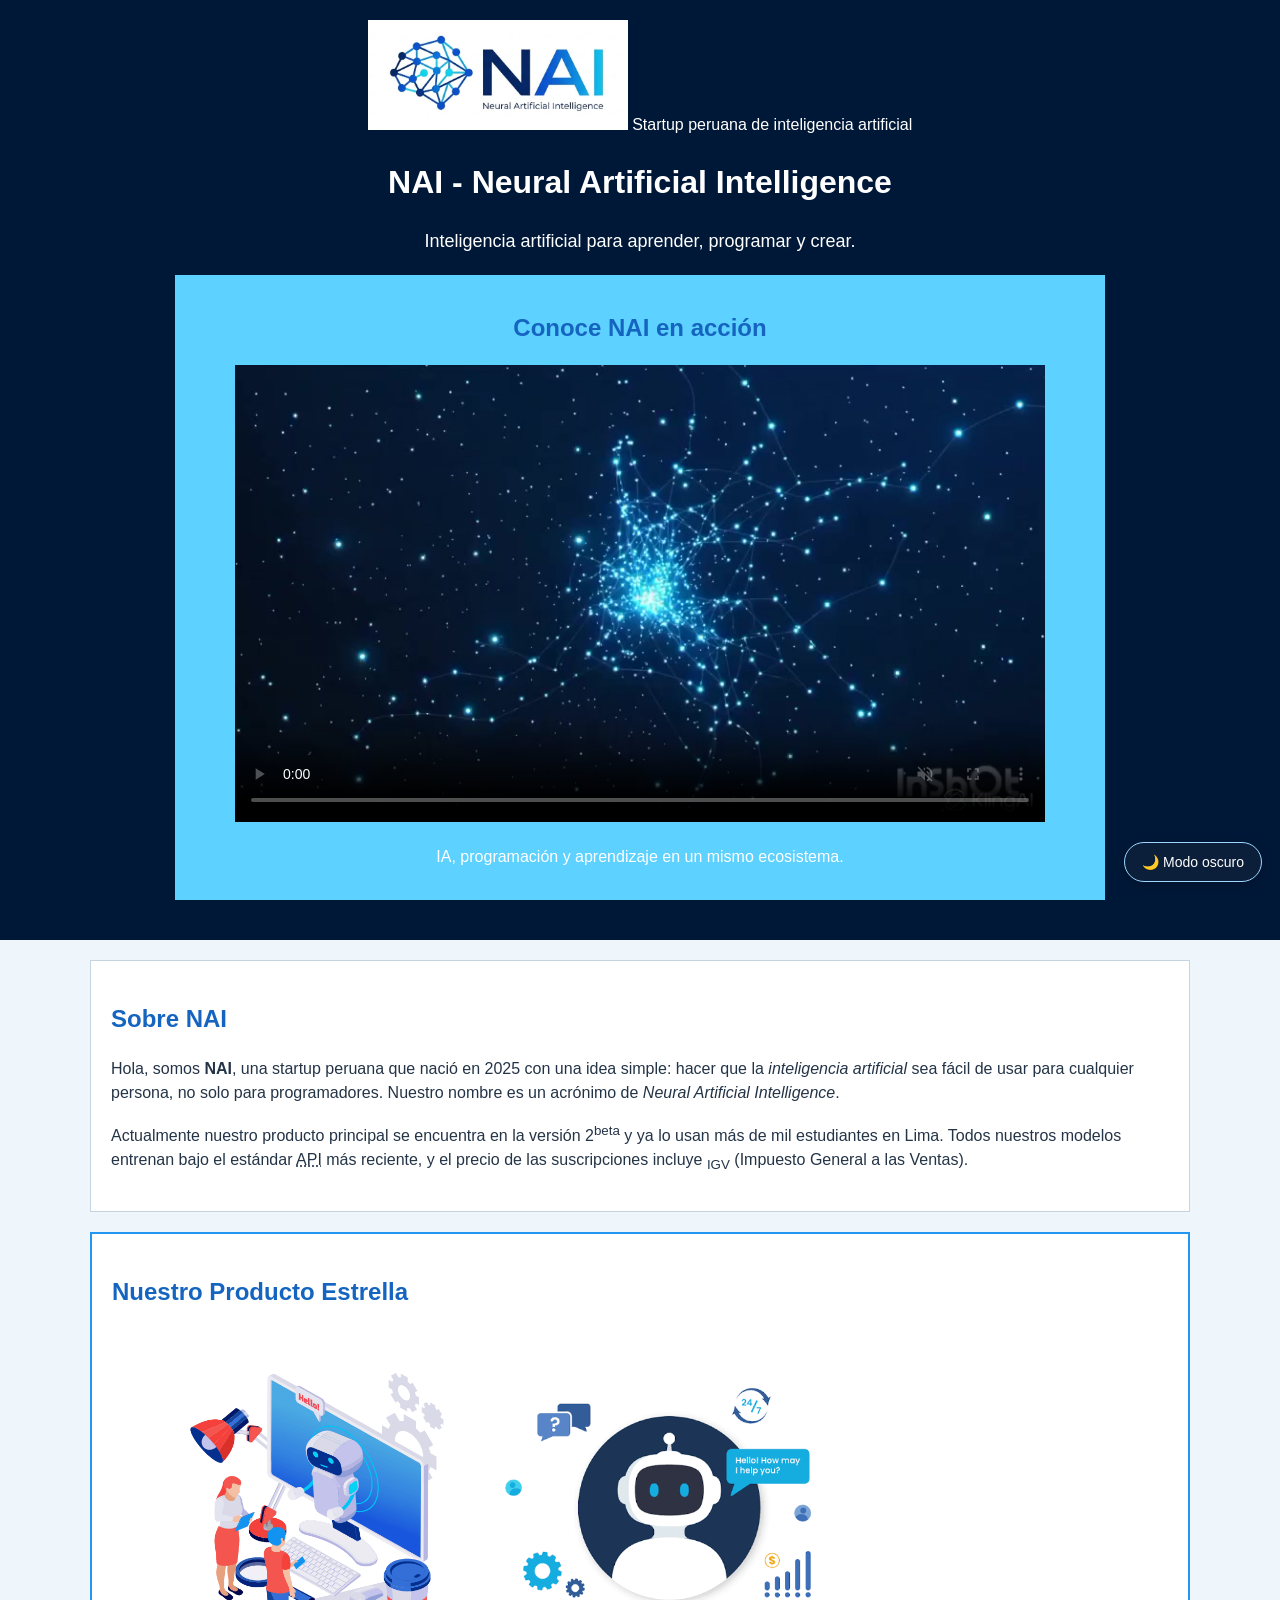
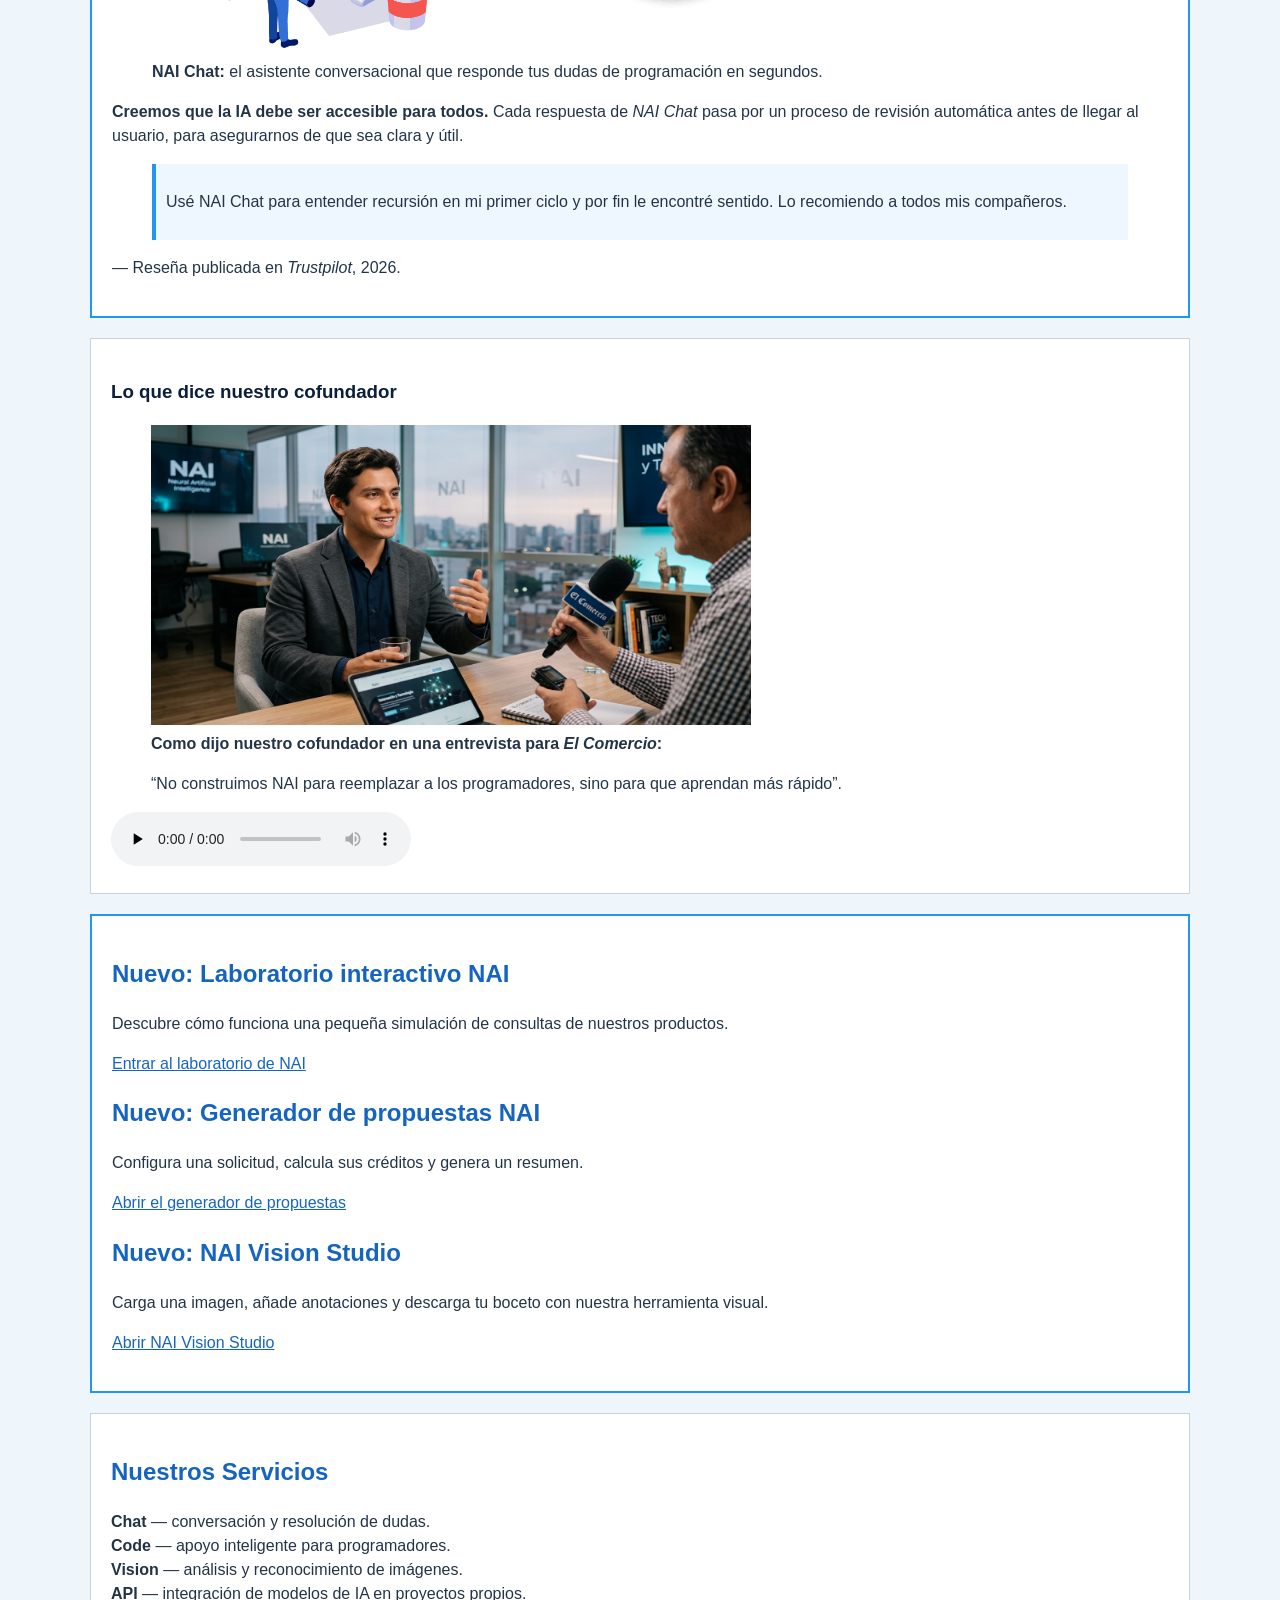
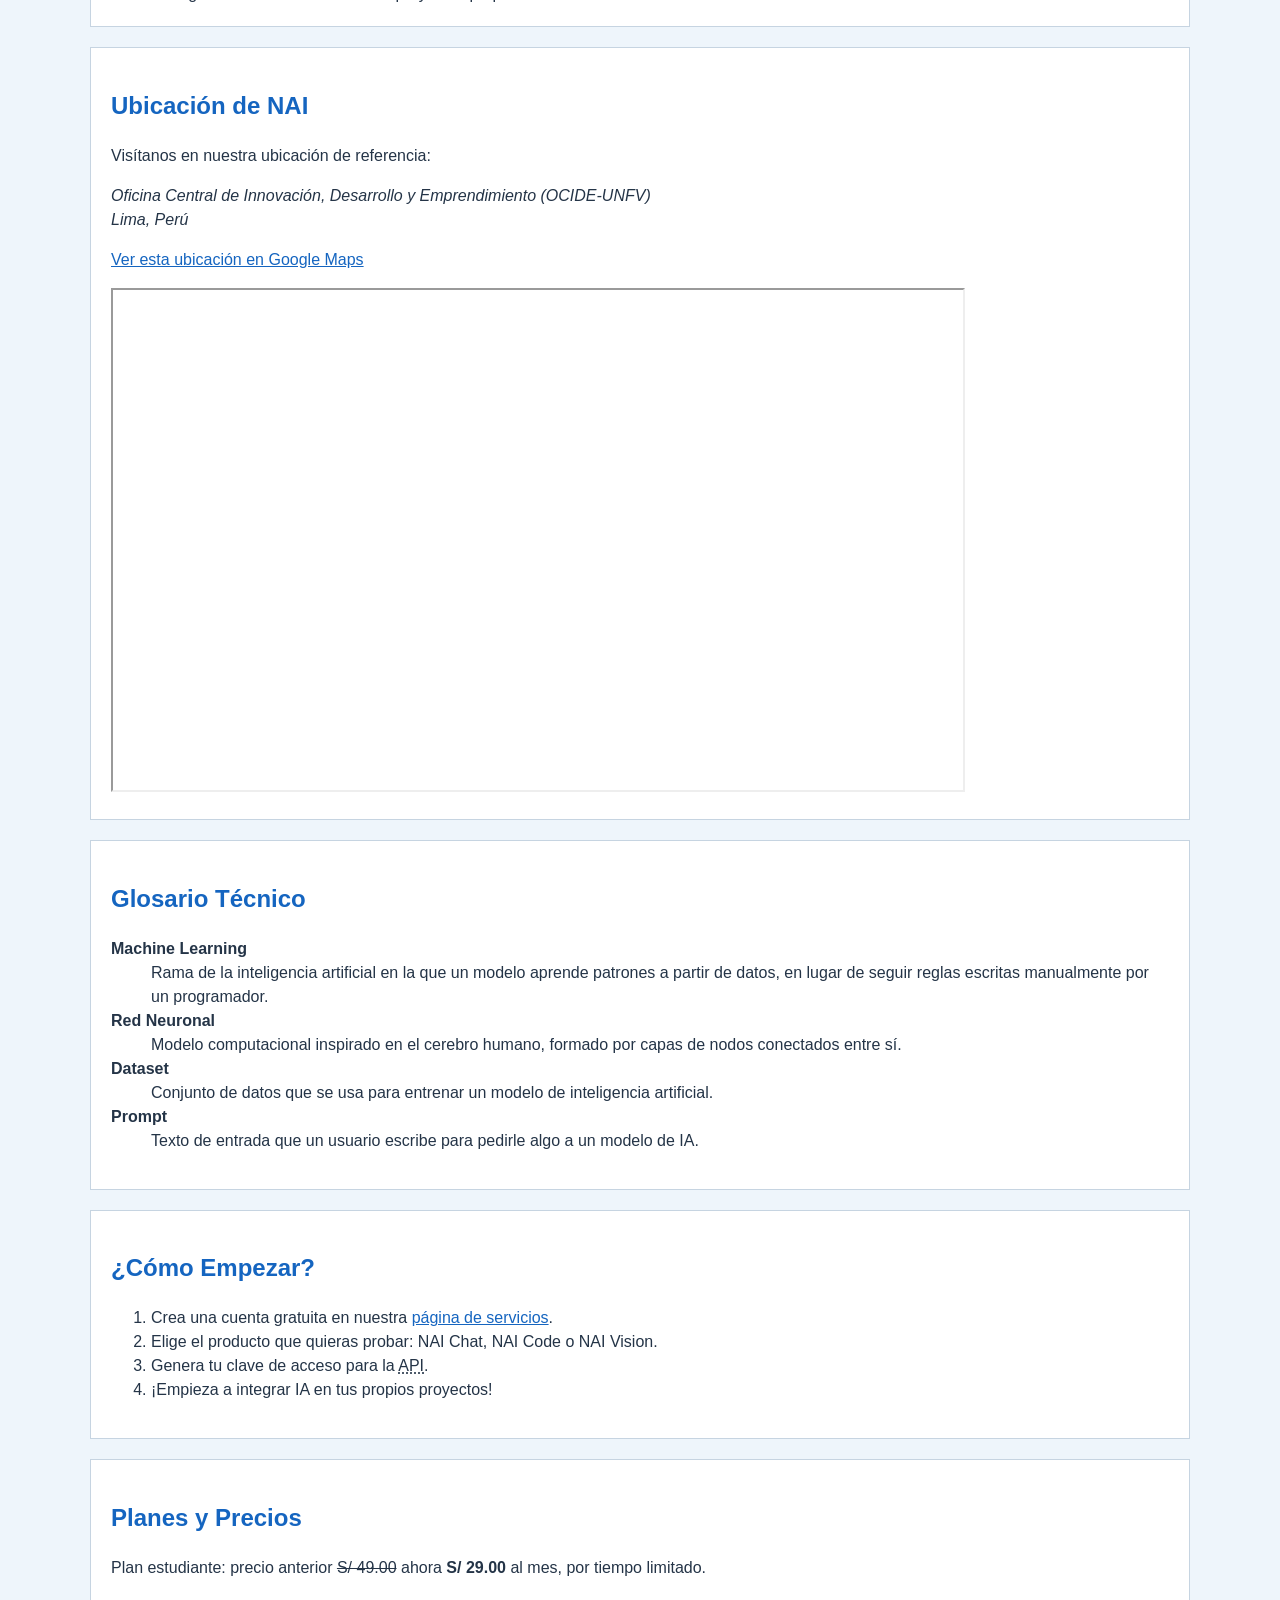
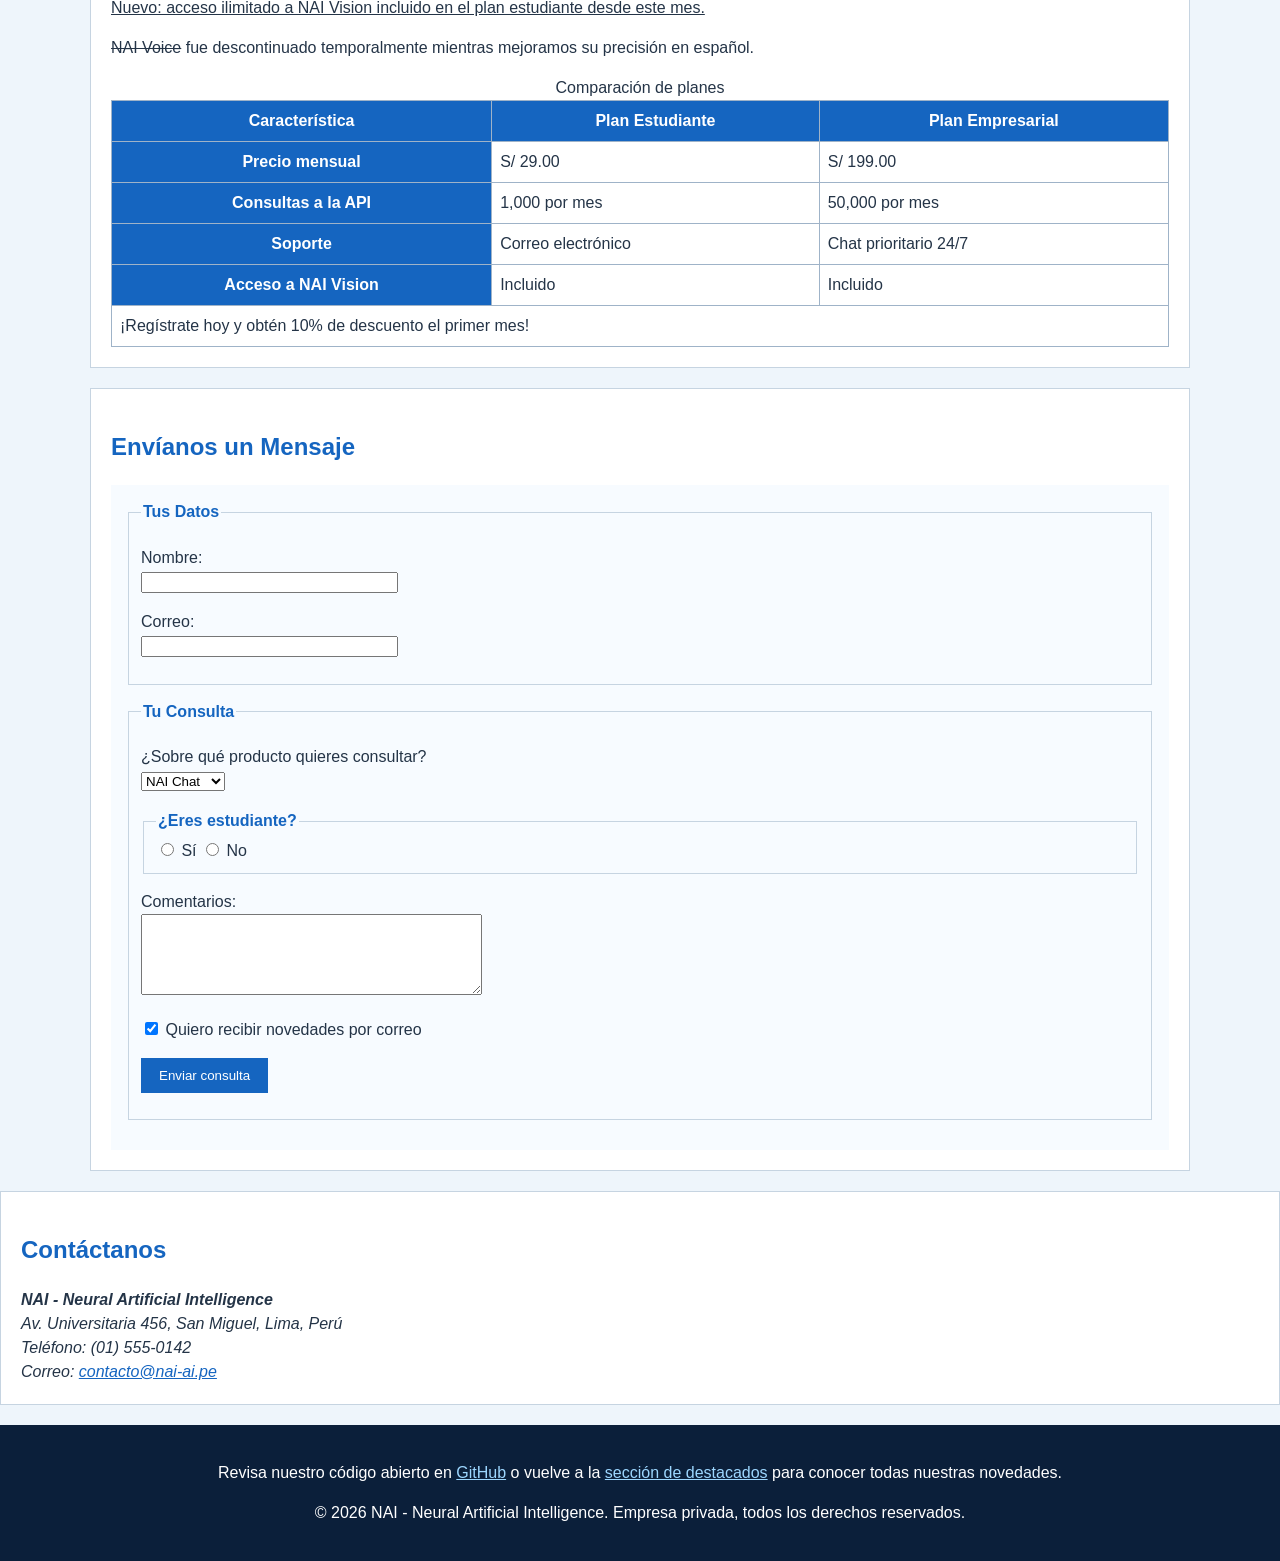
<file: NAI_website_vfinal/index.html>
<!DOCTYPE html>
<html lang="es">
<head>
    <meta charset="UTF-8">
    <meta name="description" content="NAI - Neural Artificial Intelligence: herramientas de inteligencia artificial para aprender, programar y crear.">
    <meta name="keywords" content="NAI, inteligencia artificial, IA, programación, NAI Chat, NAI Code, NAI Vision, NAI API">
    <meta name="robots" content="index, follow">
    <meta name="author" content="NAI - Neural Artificial Intelligence">
    <title>NAI - Neural Artificial Intelligence</title>
    <link rel="stylesheet" href="estilos.css">
</head>
<body>
    <button id="botonTema" class="boton-tema" type="button" aria-pressed="false" title="Cambiar entre modo claro y oscuro">🌙 Modo oscuro</button>

    <header>
        <div class="marca">
            <img class="logo" src="imagenes/NAI_logo.jpg" alt="Logo de NAI - Neural Artificial Intelligence">
            <span>Startup peruana de inteligencia artificial</span>
        </div>

        <h1>NAI - Neural Artificial Intelligence</h1>
        <p class="eslogan">Inteligencia artificial para aprender, programar y crear.</p>

        <div class="presentacion">
            <h2>Conoce NAI en acción</h2>
            <video class="video" poster="video/NAI_poster.jpg" controls autoplay muted loop preload="metadata" playsinline>
                <source src="video/NAI.mp4" type="video/mp4">
                Tu navegador no admite la reproducción de video HTML5.
            </video>
            <p><span class="texto-secundario">IA, programación y aprendizaje en un mismo ecosistema.</span></p>
        </div>
    </header>

    <main>
        <section id="sobre-nai" class="bloque">
            <h2>Sobre NAI</h2>
            <p>
                Hola, somos <strong>NAI</strong>, una startup peruana que nació en 2025 con una idea simple:
                hacer que la <em>inteligencia artificial</em> sea fácil de usar para cualquier persona,
                no solo para programadores. Nuestro nombre es un acrónimo de
                <em>Neural Artificial Intelligence</em>.
            </p>
            <p>
                Actualmente nuestro producto principal se encuentra en la versión 2<sup>beta</sup>
                y ya lo usan más de mil estudiantes en Lima. Todos nuestros modelos entrenan bajo
                el estándar <abbr title="Application Programming Interface">API</abbr> más reciente,
                y el precio de las suscripciones incluye <sub>IGV</sub> (Impuesto General a las Ventas).
            </p>
        </section>

        <section id="estrella" class="bloque destacado">
            <h2>Nuestro Producto Estrella</h2>
            <figure>
                <div class="chatbot-contenedor">
                <img src="imagenes/NAI_chatbot.gif" alt="Chatbot de NAI" height="330">
                <img src="imagenes/chatbot.png" alt="Imagen del chatbot">
                </div>
                <figcaption>
                    <strong>NAI Chat:</strong> el asistente conversacional que responde tus dudas de programación en segundos.
                </figcaption>
            </figure>

            <p>
                <strong>Creemos que la IA debe ser accesible para todos.</strong>
                Cada respuesta de <em>NAI Chat</em> pasa por un proceso de revisión automática antes
                de llegar al usuario, para asegurarnos de que sea clara y útil.
            </p>

            <blockquote class="cita" cite="https://www.trustpilot.com/review/nai-ai.pe">
                <p>Usé NAI Chat para entender recursión en mi primer ciclo y por fin le encontré sentido. Lo recomiendo a todos mis compañeros.</p>
            </blockquote>
            <p>— Reseña publicada en <cite>Trustpilot</cite>, 2026.</p>
        </section>

        <section class="bloque" aria-labelledby="cofundador">
            <h3 id="cofundador">Lo que dice nuestro cofundador</h3>
            <figure>
                <img src="imagenes/cofundador.jpg" alt="Fotografía del cofundador de NAI" width="600" height="300">
                <figcaption>
                    <strong>Como dijo nuestro cofundador en una entrevista para <cite>El Comercio</cite>:</strong>
                </figcaption>
            </figure>
            <blockquote>
                <p>“No construimos NAI para reemplazar a los programadores, sino para que aprendan más rápido”.</p>
            </blockquote>

            <div>
                <audio class="audio" controls preload="none">
                    <source src="audio/frase_cof.mp3" type="audio/mpeg">
                    Tu navegador no admite la reproducción de audio HTML5.
                </audio>
            </div>
        </section>

        <section class="bloque destacado">
            <h2>Nuevo: Laboratorio interactivo NAI</h2>
            <p>Descubre cómo funciona una pequeña simulación de consultas de nuestros productos.</p>
            <p><a href="paginas/laboratorio.html">Entrar al laboratorio de NAI</a></p>
            <h2>Nuevo: Generador de propuestas NAI</h2>
            <p>Configura una solicitud, calcula sus créditos y genera un resumen.</p>
            <p><a href="paginas/propuestas.html">Abrir el generador de propuestas</a></p>
            <h2>Nuevo: NAI Vision Studio</h2>
            <p>Carga una imagen, añade anotaciones y descarga tu boceto con nuestra herramienta visual.</p>
            <p><a href="paginas/vision.html">Abrir NAI Vision Studio</a></p>
        </section>

        <section class="bloque">
            <h2>Nuestros Servicios</h2>
            <div>
                <span><strong>Chat</strong> — conversación y resolución de dudas.</span><br>
                <span><strong>Code</strong> — apoyo inteligente para programadores.</span><br>
                <span><strong>Vision</strong> — análisis y reconocimiento de imágenes.</span><br>
                <span><strong>API</strong> — integración de modelos de IA en proyectos propios.</span>
            </div>
        </section>
<section class="bloque mapa">
            <h2>Ubicación de NAI</h2>
            <p>Visítanos en nuestra ubicación de referencia:</p>
            <address>
                Oficina Central de Innovación, Desarrollo y Emprendimiento (OCIDE-UNFV)<br>
                Lima, Perú
            </address>
            <p>
                <a href="https://maps.app.goo.gl/2qubXhFLme4c4u3w9" target="_blank" rel="noopener noreferrer">
                    Ver esta ubicación en Google Maps
                </a>
            </p>
            <iframe
                src="https://www.google.com/maps?q=Oficina+Central+de+Innovaci%C3%B3n%2C+Desarrollo+y+Emprendimiento+%28OCIDE-UNFV%29%2C+Lima%2C+Per%C3%BA&output=embed"
                class="mapa-iframe"
                width="850"
                height="500"
                title="Ubicación de NAI en Google Maps"
                loading="lazy"
                referrerpolicy="no-referrer-when-downgrade"
                scrolling="yes"
                frameborder="1"
                seamless>
                Tu navegador no admite iframes. Puedes ver la ubicación en
                <a href="https://maps.app.goo.gl/2qubXhFLme4c4u3w9" target="_blank" rel="noopener noreferrer">Google Maps</a>.
            </iframe>
        </section>
<section class="bloque">
            <h2>Glosario Técnico</h2>
            <dl>
                <dt><strong>Machine Learning</strong></dt>
                <dd>Rama de la inteligencia artificial en la que un modelo aprende patrones a partir de datos, en lugar de seguir reglas escritas manualmente por un programador.</dd>

                <dt><strong>Red Neuronal</strong></dt>
                <dd>Modelo computacional inspirado en el cerebro humano, formado por capas de nodos conectados entre sí.</dd>

                <dt><strong>Dataset</strong></dt>
                <dd>Conjunto de datos que se usa para entrenar un modelo de inteligencia artificial.</dd>

                <dt><strong>Prompt</strong></dt>
                <dd>Texto de entrada que un usuario escribe para pedirle algo a un modelo de IA.</dd>
            </dl>
        </section>

        <section class="bloque">
            <h2>¿Cómo Empezar?</h2>
            <ol>
                <li>Crea una cuenta gratuita en nuestra <a href="paginas/servicios.html">página de servicios</a>.</li>
                <li>Elige el producto que quieras probar: NAI Chat, NAI Code o NAI Vision.</li>
                <li>Genera tu clave de acceso para la <abbr title="Application Programming Interface">API</abbr>.</li>
                <li>¡Empieza a integrar IA en tus propios proyectos!</li>
            </ol>
        </section>

        <section class="bloque">
            <h2>Planes y Precios</h2>
            <p>
                Plan estudiante: precio anterior <s>S/ 49.00</s> ahora
                <strong>S/ 29.00</strong> al mes, por tiempo limitado.
            </p>
            <p><ins>Nuevo: acceso ilimitado a NAI Vision incluido en el plan estudiante desde este mes.</ins></p>
            <p><del>NAI Voice</del> fue descontinuado temporalmente mientras mejoramos su precisión en español.</p>

            <table class="tabla">
                <caption>Comparación de planes</caption>
                <thead>
                    <tr>
                        <th scope="col">Característica</th>
                        <th scope="col">Plan Estudiante</th>
                        <th scope="col">Plan Empresarial</th>
                    </tr>
                </thead>
                <tbody>
                    <tr>
                        <th scope="row">Precio mensual</th>
                        <td>S/ 29.00</td>
                        <td>S/ 199.00</td>
                    </tr>
                    <tr>
                        <th scope="row">Consultas a la API</th>
                        <td>1,000 por mes</td>
                        <td>50,000 por mes</td>
                    </tr>
                    <tr>
                        <th scope="row">Soporte</th>
                        <td>Correo electrónico</td>
                        <td>Chat prioritario 24/7</td>
                    </tr>
                    <tr>
                        <th scope="row">Acceso a NAI Vision</th>
                        <td>Incluido</td>
                        <td>Incluido</td>
                    </tr>
                </tbody>
                <tfoot>
                    <tr>
                        <td colspan="3">¡Regístrate hoy y obtén 10% de descuento el primer mes!</td>
                    </tr>
                </tfoot>
            </table>
        </section>
<section class="bloque formulario">
            <h2>Envíanos un Mensaje</h2>
            <form action="paginas/gracias.html" method="get">
                <fieldset>
                    <legend>Tus Datos</legend>

                    <p>
                        <label for="nombre">Nombre:</label><br>
                        <input type="text" name="nombre" id="nombre" size="30" maxlength="100" required>
                    </p>

                    <p>
                        <label for="correo">Correo:</label><br>
                        <input type="email" name="correo" id="correo" size="30" maxlength="100" required>
                    </p>
                </fieldset>

                <fieldset>
                    <legend>Tu Consulta</legend>

                    <p>
                        <label for="producto">¿Sobre qué producto quieres consultar?</label><br>
                        <select name="producto" id="producto">
                            <option value="chat">NAI Chat</option>
                            <option value="code">NAI Code</option>
                            <option value="vision">NAI Vision</option>
                            <option value="api">NAI API</option>
                            <option value="otro">Otro</option>
                        </select>
                    </p>

                    <fieldset>
                        <legend>¿Eres estudiante?</legend>
                        <label><input type="radio" name="estudiante" value="si"> Sí</label>
                        <label><input type="radio" name="estudiante" value="no"> No</label>
                    </fieldset>

                    <p>
                        <label for="comentarios">Comentarios:</label><br>
                        <textarea rows="5" cols="40" id="comentarios" name="comentarios"></textarea>
                    </p>

                    <p>
                        <label>
                            <input type="checkbox" name="suscribir" value="si" checked>
                            Quiero recibir novedades por correo
                        </label>
                    </p>

                    <p>
                        <button type="submit">Enviar consulta</button>
                    </p>
                </fieldset>
            </form>
        </section>
    </main>
<section class="bloque contacto">
            <h2>Contáctanos</h2>
            <address>
                <strong>NAI - Neural Artificial Intelligence</strong><br>
                Av. Universitaria 456, San Miguel, Lima, Perú<br>
                Teléfono: (01) 555-0142<br>
                Correo: <a href="mailto:contacto@nai-ai.pe">contacto@nai-ai.pe</a>
            </address>
        </section>
<footer class="pie">
        <p>
            Revisa nuestro código abierto en
            <a href="https://github.com" target="_blank" rel="noopener noreferrer">GitHub</a>
            o vuelve a la <a href="#estrella">sección de destacados</a> para conocer todas nuestras novedades.
        </p>
        <p>© 2026 NAI - Neural Artificial Intelligence. Empresa privada, todos los derechos reservados.</p>
    </footer>

    <script src="js/tema.js"></script>
</body>
</html>
</file>
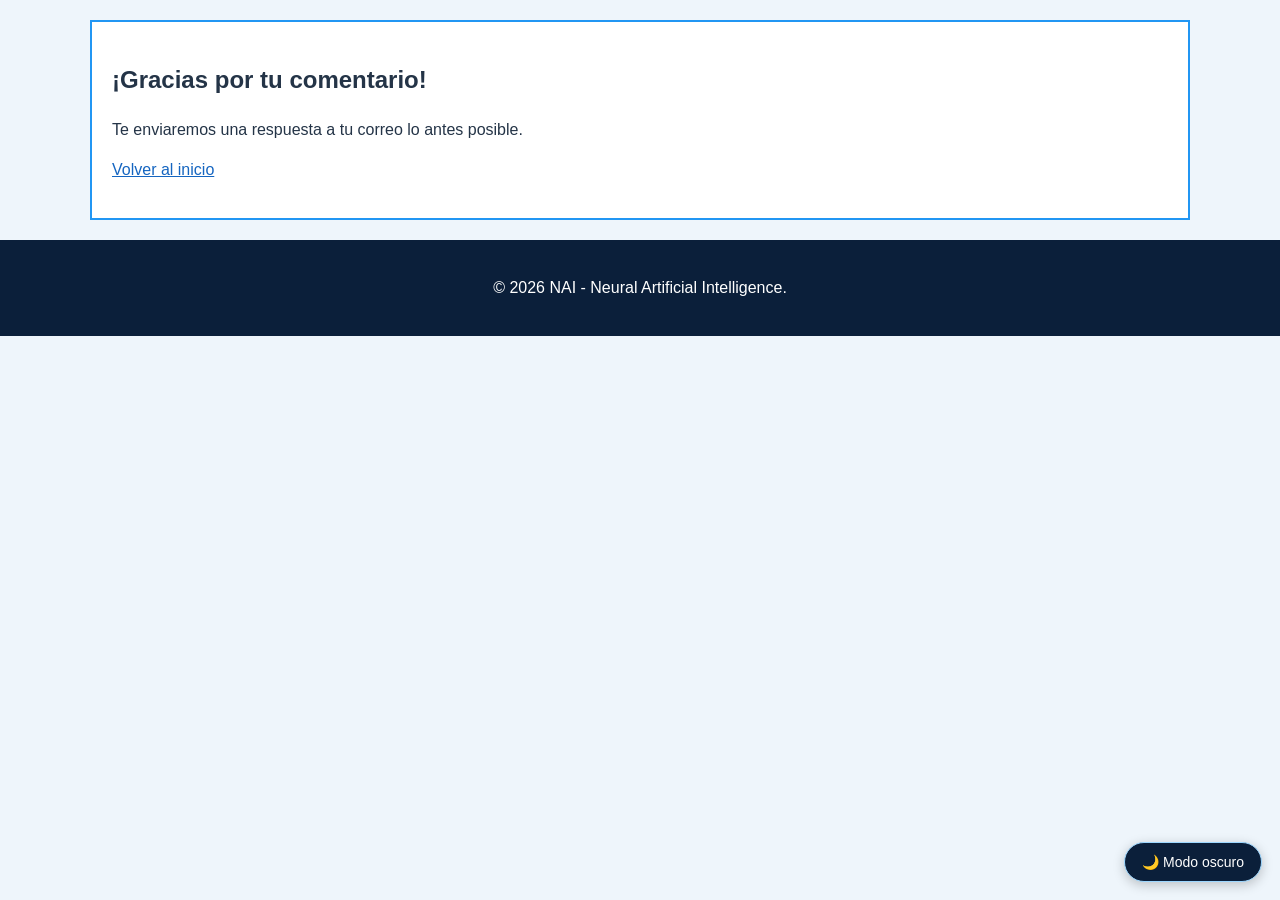
<file: NAI_website_vfinal/paginas/gracias.html>
<!DOCTYPE html>
<html lang="es">
<head>
    <meta charset="UTF-8">
    <title>Gracias - NAI</title>
    <link rel="stylesheet" href="../estilos.css">
</head>
<body>
    <button id="botonTema" class="boton-tema" type="button" aria-pressed="false" title="Cambiar entre modo claro y oscuro">🌙 Modo oscuro</button>

    <main>
        <section class="bloque destacado">
            <h1>¡Gracias por tu comentario!</h1>
            <p>Te enviaremos una respuesta a tu correo lo antes posible.</p>
            <p><a href="../index.html">Volver al inicio</a></p>
        </section>
    </main>
    <footer class="pie">
        <p>© 2026 NAI - Neural Artificial Intelligence.</p>
    </footer>

    <script src="../js/tema.js"></script>
</body>
</html>
</file>
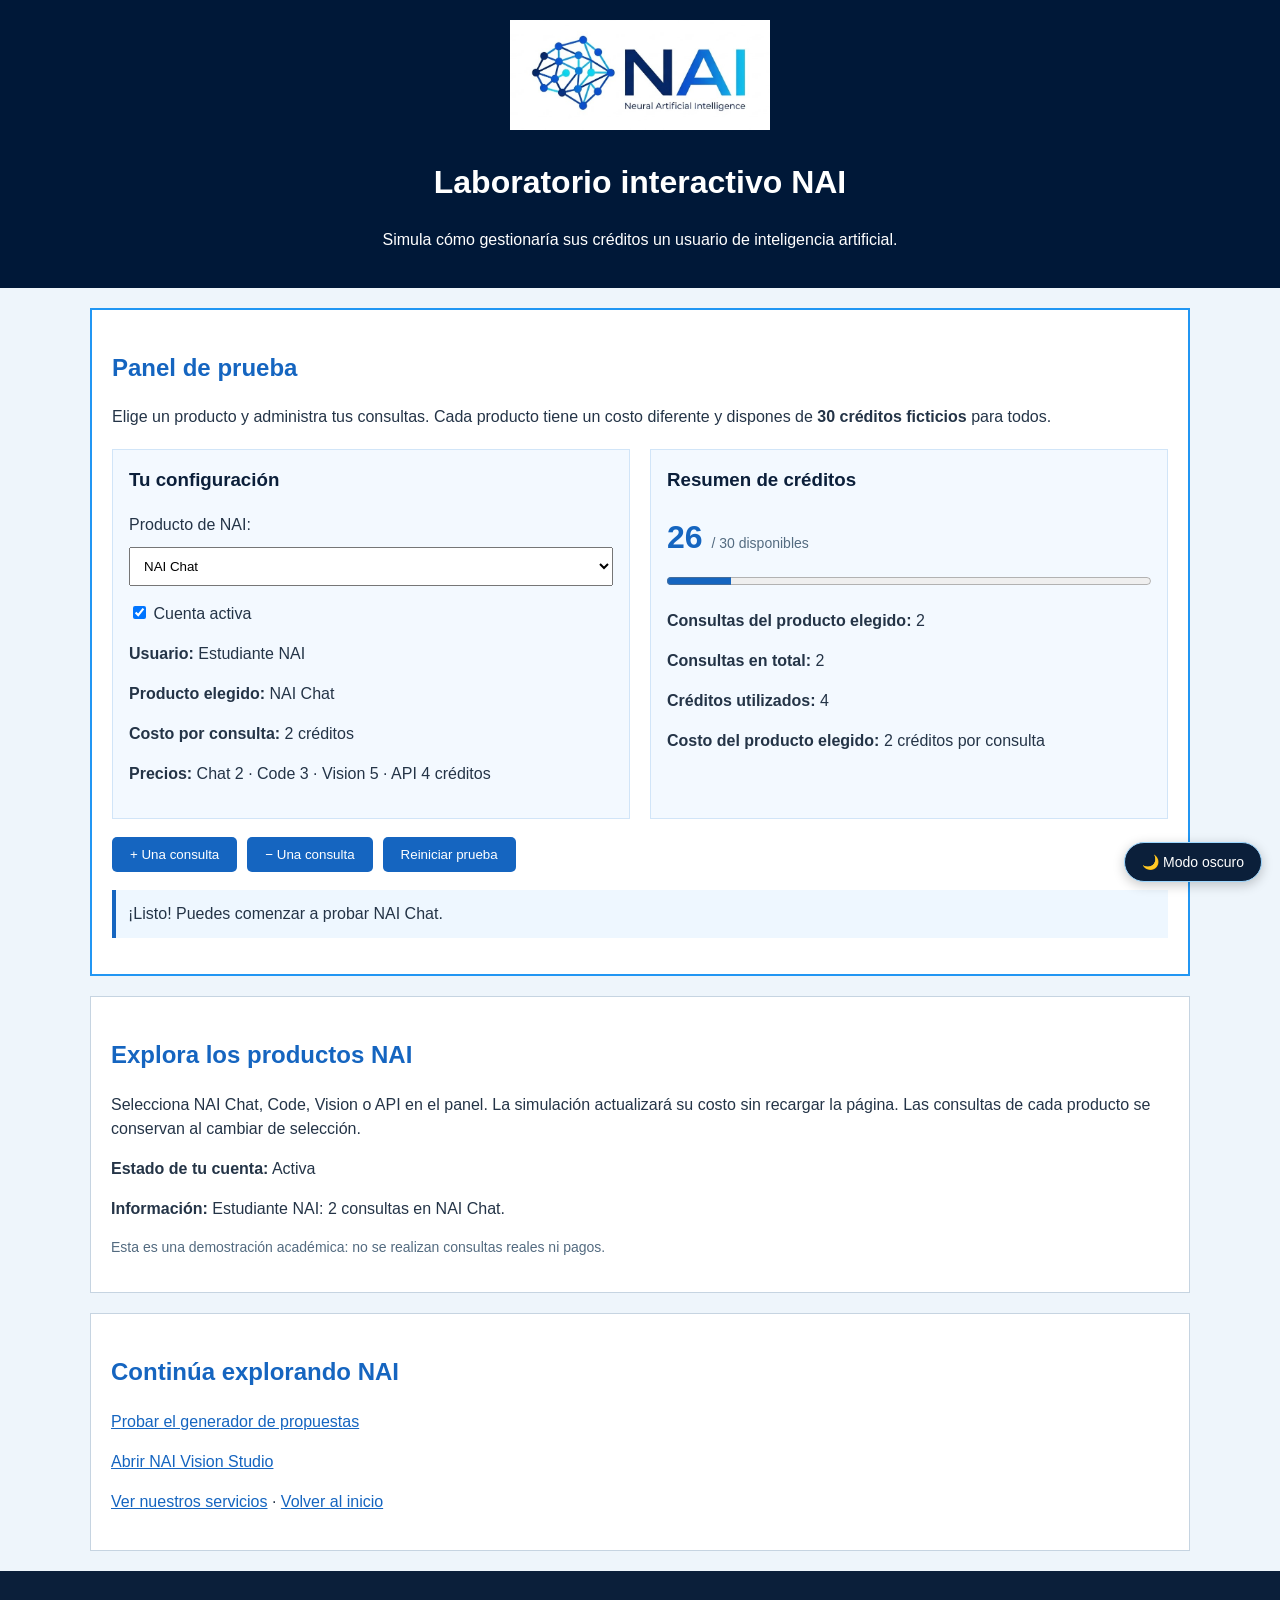
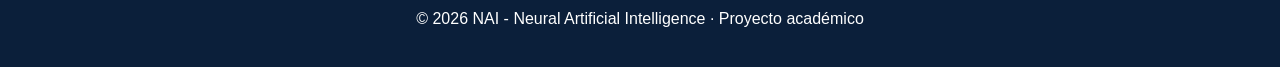
<file: NAI_website_vfinal/paginas/laboratorio.html>
<!DOCTYPE html>
<html lang="es">
<head>
    <meta charset="UTF-8">
    <meta name="viewport" content="width=device-width, initial-scale=1.0">
    <meta name="description" content="Prueba el simulador interactivo de consultas de NAI.">
    <title>Laboratorio interactivo | NAI</title>
    <link rel="stylesheet" href="../estilos.css">
</head>
<body>
    <button id="botonTema" class="boton-tema" type="button" aria-pressed="false" title="Cambiar entre modo claro y oscuro">🌙 Modo oscuro</button>

    <header>
        <a href="../index.html"><img class="logo" src="../imagenes/NAI_logo.jpg" alt="NAI - Inicio"></a>
        <h1>Laboratorio interactivo NAI</h1>
        <p>Simula cómo gestionaría sus créditos un usuario de inteligencia artificial.</p>
    </header>

    <main>
        <section class="bloque destacado">
            <h2>Panel de prueba</h2>
            <p>Elige un producto y administra tus consultas. Cada producto tiene un costo diferente
               y dispones de <strong>30 créditos ficticios</strong> para todos.</p>

            <div class="laboratorio-panel">
                <div>
                    <h3>Tu configuración</h3>
                    <label for="productoElegido">Producto de NAI:</label>
                    <select id="productoElegido" onchange="cambiarProducto()">
                        <option value="0">NAI Chat</option>
                        <option value="1">NAI Code</option>
                        <option value="2">NAI Vision</option>
                        <option value="3">NAI API</option>
                    </select>
                    <p><label><input type="checkbox" id="cuentaActiva" checked onchange="cambiarCuenta()"> Cuenta activa</label></p>
                    <p><strong>Usuario:</strong> Estudiante NAI</p>
                    <p><strong>Producto elegido:</strong> <span id="producto">NAI Chat</span></p>
                    <p><strong>Costo por consulta:</strong> <span id="costo">2</span> créditos</p>
                    <p><strong>Precios:</strong> Chat 2 · Code 3 · Vision 5 · API 4 créditos</p>
                </div>

                <div class="resumen-lab">
                    <h3>Resumen de créditos</h3>
                    <p class="numero-lab"><span id="restantes">26</span> <small>/ 30 disponibles</small></p>
                    <progress id="barra" value="4" max="30" aria-label="Créditos consumidos"></progress>
                    <p><strong>Consultas del producto elegido:</strong> <span id="consultas">2</span></p>
                    <p><strong>Consultas en total:</strong> <span id="cantidadTotal">2</span></p>
                    <p><strong>Créditos utilizados:</strong> <span id="total">4</span></p>
                    <p><strong>Costo del producto elegido:</strong> <span id="promedio">2</span> créditos por consulta</p>
                </div>
            </div>

            <div class="botones-lab">
                <button type="button" id="agregar" onclick="agregarConsulta()">+ Una consulta</button>
                <button type="button" id="quitar" onclick="quitarConsulta()">− Una consulta</button>
                <button type="button" onclick="reiniciar()">Reiniciar prueba</button>
            </div>
            <p class="nota-lab" id="mensaje" aria-live="polite">¡Listo! Puedes comenzar a probar NAI Chat.</p>
        </section>

        <section class="bloque">
            <h2>Explora los productos NAI</h2>
            <p>Selecciona NAI Chat, Code, Vision o API en el panel. La simulación
               actualizará su costo sin recargar la página. Las consultas de cada producto se conservan al cambiar de selección.</p>
            <p><strong>Estado de tu cuenta:</strong> <span id="estado">Activa · acceso disponible</span></p>
            <p><strong>Información:</strong> <span id="detalle">Estudiante NAI: 2 consultas en NAI Chat.</span></p>
            <p class="aclaracion-lab">Esta es una demostración académica: no se realizan consultas reales ni pagos.</p>
        </section>

        <section class="bloque">
            <h2>Continúa explorando NAI</h2>
            <p><a href="propuestas.html">Probar el generador de propuestas</a></p>
            <p><a href="vision.html">Abrir NAI Vision Studio</a></p>
            <p><a href="servicios.html">Ver nuestros servicios</a> · <a href="../index.html">Volver al inicio</a></p>
        </section>
    </main>

    <footer class="pie"><p>© 2026 NAI - Neural Artificial Intelligence · Proyecto académico</p></footer>

    <!-- JavaScript enlazado al final: el HTML se carga primero. -->
    <script src="../js/laboratorio.js"></script>

    <script src="../js/tema.js"></script>
</body>
</html>
</file>
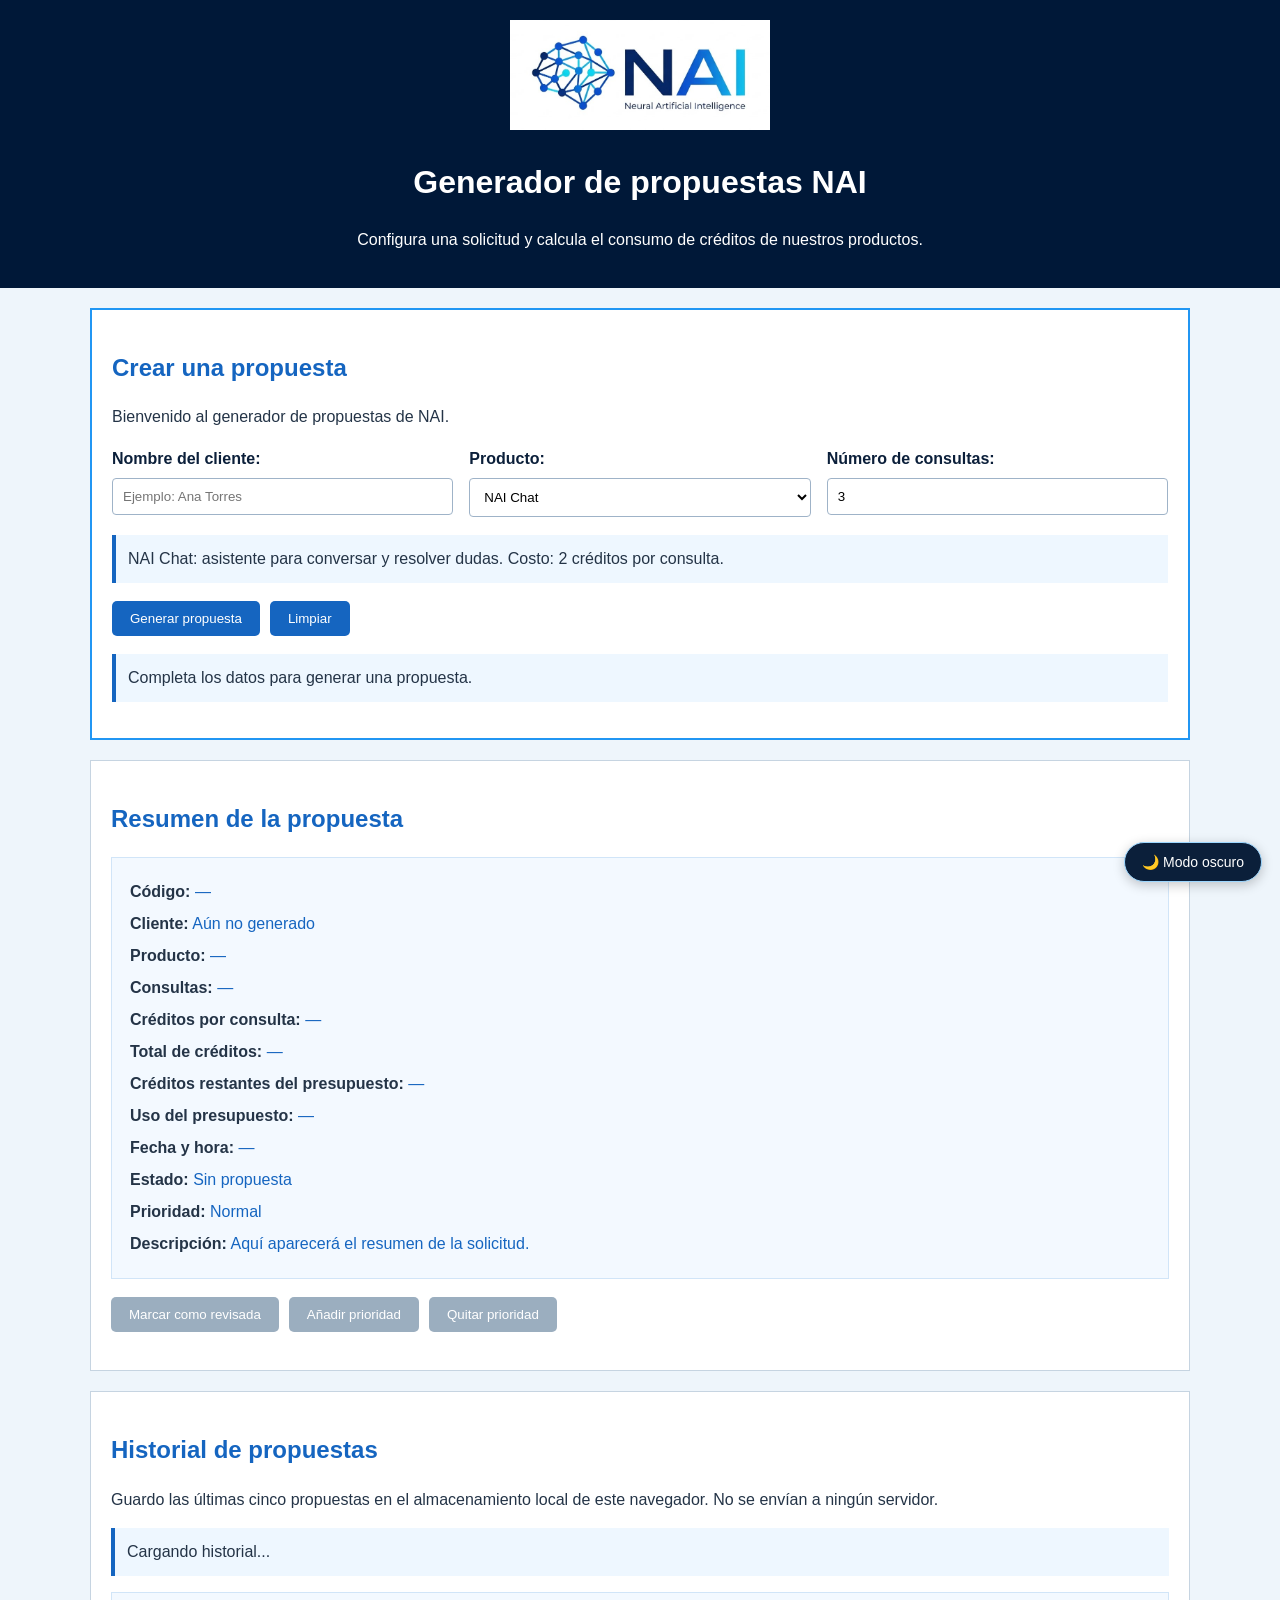
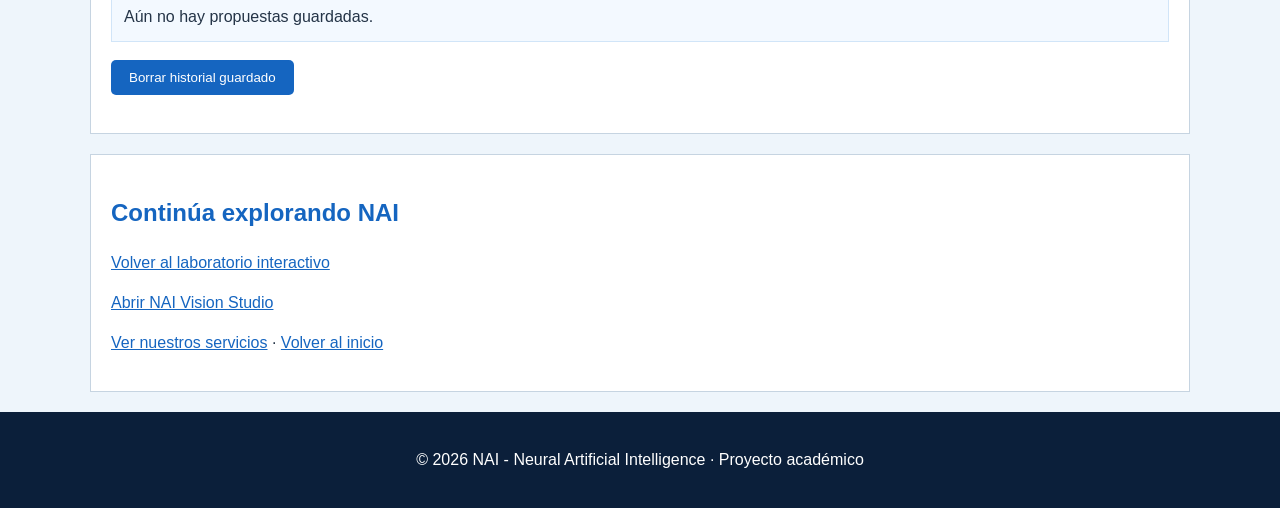
<file: NAI_website_vfinal/paginas/propuestas.html>
<!DOCTYPE html>
<html lang="es">
<head>
    <meta charset="UTF-8">
    <meta name="viewport" content="width=device-width, initial-scale=1.0">
    <meta name="description" content="Generador académico de propuestas de uso de los productos de NAI.">
    <title>Generador de propuestas | NAI</title>
    <link rel="stylesheet" href="../estilos.css">
</head>
<body>
    <button id="botonTema" class="boton-tema" type="button" aria-pressed="false" title="Cambiar entre modo claro y oscuro">🌙 Modo oscuro</button>

    <header>
        <a href="../index.html">
            <img class="logo" src="../imagenes/NAI_logo.jpg" alt="NAI - Inicio">
        </a>
        <h1>Generador de propuestas NAI</h1>
        <p>Configura una solicitud y calcula el consumo de créditos de nuestros productos.</p>
    </header>

    <main>
        <section class="bloque destacado">
            <h2>Crear una propuesta</h2>
            <p id="mensajeBienvenida">Bienvenido al generador de propuestas de NAI.</p>

            <div class="propuesta-formulario">
                <div>
                    <label for="cliente">Nombre del cliente:</label>
                    <input type="text" id="cliente" placeholder="Ejemplo: Ana Torres" maxlength="40">
                </div>
                <div>
                    <label for="productoElegido">Producto:</label>
                    <select id="productoElegido" onchange="actualizarProducto()">
                        <option value="0">NAI Chat</option>
                        <option value="1">NAI Code</option>
                        <option value="2">NAI Vision</option>
                        <option value="3">NAI API</option>
                    </select>
                </div>
                <div>
                    <label for="cantidad">Número de consultas:</label>
                    <input type="number" id="cantidad" min="1" max="15" step="1" value="3">
                </div>
            </div>

            <p class="nota-lab" id="detalleProducto">NAI Chat: asistente para conversar y resolver dudas. Costo: 2 créditos por consulta.</p>
            <div class="botones-lab">
                <button type="button" onclick="generarPropuesta()">Generar propuesta</button>
                <button type="button" onclick="limpiarPropuesta()">Limpiar</button>
            </div>
            <p class="nota-lab" id="mensaje" aria-live="polite">Completa los datos para generar una propuesta.</p>
        </section>

        <section class="bloque">
            <h2>Resumen de la propuesta</h2>
            <div class="propuesta-resumen">
                <p><strong>Código:</strong> <span id="codigo">—</span></p>
                <p><strong>Cliente:</strong> <span id="nombreResumen">Aún no generado</span></p>
                <p><strong>Producto:</strong> <span id="productoResumen">—</span></p>
                <p><strong>Consultas:</strong> <span id="cantidadResumen">—</span></p>
                <p><strong>Créditos por consulta:</strong> <span id="costoResumen">—</span></p>
                <p><strong>Total de créditos:</strong> <span id="totalResumen">—</span></p>
                <p><strong>Créditos restantes del presupuesto:</strong> <span id="restantesResumen">—</span></p>
                <p><strong>Uso del presupuesto:</strong> <span id="porcentajeResumen">—</span></p>
                <p><strong>Fecha y hora:</strong> <span id="fechaResumen">—</span></p>
                <p><strong>Estado:</strong> <span id="estadoResumen">Sin propuesta</span></p>
                <p><strong>Prioridad:</strong> <span id="prioridadResumen">Normal</span></p>
                <p><strong>Descripción:</strong> <span id="descripcionResumen">Aquí aparecerá el resumen de la solicitud.</span></p>
            </div>
            <div class="botones-lab">
                <button type="button" id="revisar" onclick="marcarRevisada()" disabled>Marcar como revisada</button>
                <button type="button" id="prioridad" onclick="agregarPrioridad()" disabled>Añadir prioridad</button>
                <button type="button" id="quitarPrioridad" onclick="quitarPrioridad()" disabled>Quitar prioridad</button>
            </div>
        </section>

        <section class="bloque">
            <h2>Historial de propuestas</h2>
            <p>Guardo las últimas cinco propuestas en el almacenamiento local de este navegador. No se envían a ningún servidor.</p>
            <p id="estadoHistorial" class="nota-lab" aria-live="polite">Cargando historial...</p>
            <ul id="listaHistorial" class="historial-lista">
                <li>Aún no hay propuestas guardadas.</li>
            </ul>
            <div class="botones-lab">
                <button type="button" onclick="eliminarHistorial()">Borrar historial guardado</button>
            </div>
        </section>

        <section class="bloque">
            <h2>Continúa explorando NAI</h2>
            <p><a href="laboratorio.html">Volver al laboratorio interactivo</a></p>
            <p><a href="vision.html">Abrir NAI Vision Studio</a></p>
            <p><a href="servicios.html">Ver nuestros servicios</a> · <a href="../index.html">Volver al inicio</a></p>
        </section>
    </main>

    <footer class="pie">
        <p>© 2026 NAI - Neural Artificial Intelligence · Proyecto académico</p>
    </footer>

    <script src="../js/capitulo3.js"></script>

    <script src="../js/tema.js"></script>
</body>
</html>
</file>
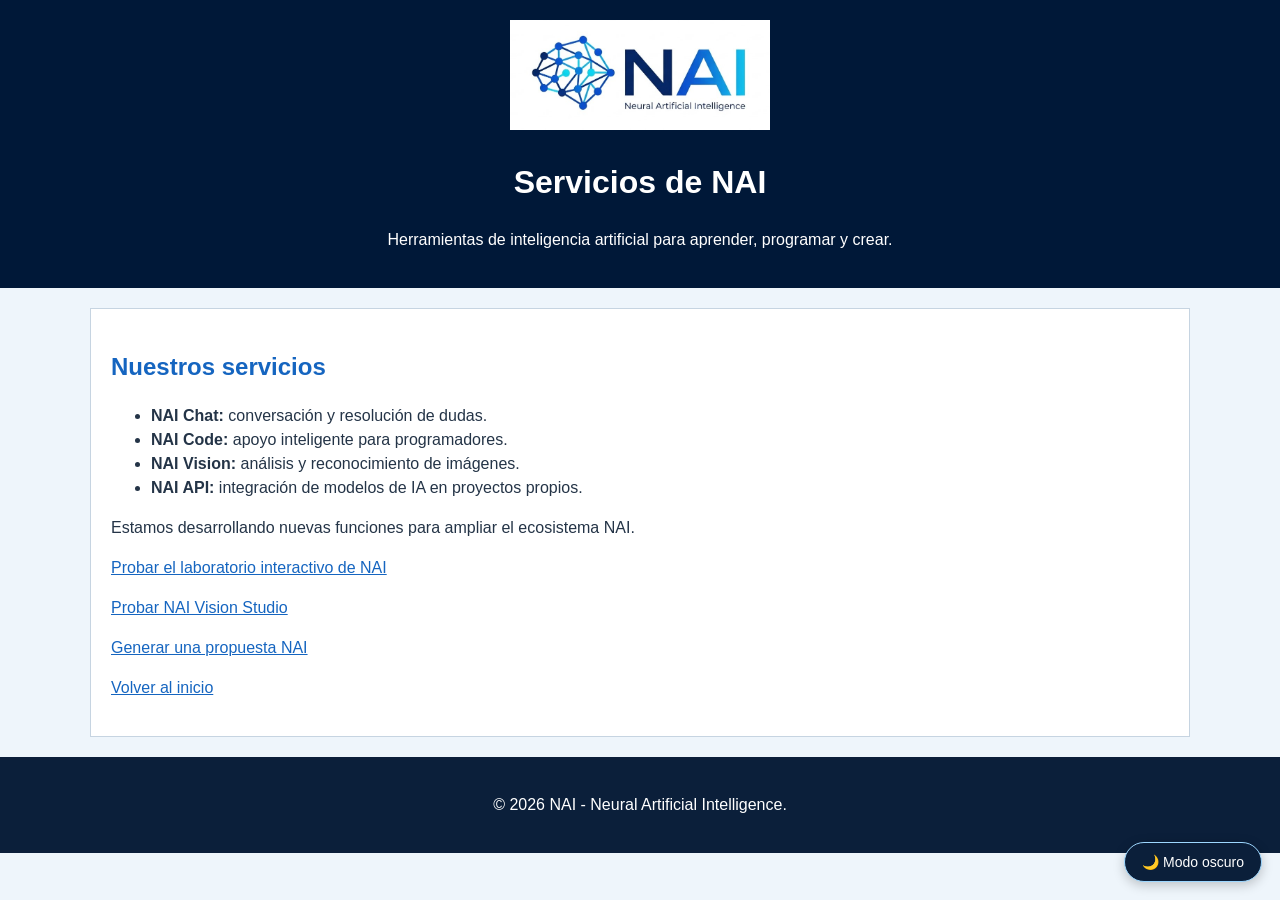
<file: NAI_website_vfinal/paginas/servicios.html>
<!DOCTYPE html>
<html lang="es">
<head>
    <meta charset="UTF-8">
    <title>Servicios - NAI</title>
    <link rel="stylesheet" href="../estilos.css">
</head>
<body>
    <button id="botonTema" class="boton-tema" type="button" aria-pressed="false" title="Cambiar entre modo claro y oscuro">🌙 Modo oscuro</button>

    <header>
        <img class="logo" src="../imagenes/NAI_logo.jpg" alt="Logo de NAI - Neural Artificial Intelligence">
        <h1>Servicios de NAI</h1>
        <p>Herramientas de inteligencia artificial para aprender, programar y crear.</p>
    </header>

    <main>
        <section class="bloque">
            <h2>Nuestros servicios</h2>
            <ul>
                <li><strong>NAI Chat:</strong> conversación y resolución de dudas.</li>
                <li><strong>NAI Code:</strong> apoyo inteligente para programadores.</li>
                <li><strong>NAI Vision:</strong> análisis y reconocimiento de imágenes.</li>
                <li><strong>NAI API:</strong> integración de modelos de IA en proyectos propios.</li>
            </ul>
            <p>Estamos desarrollando nuevas funciones para ampliar el ecosistema NAI.</p>
            <p><a href="laboratorio.html">Probar el laboratorio interactivo de NAI</a></p>
            <p><a href="vision.html">Probar NAI Vision Studio</a></p>
            <p><a href="propuestas.html">Generar una propuesta NAI</a></p>
            <p><a href="../index.html">Volver al inicio</a></p>
        </section>
    </main>

    <footer class="pie">
        <p>© 2026 NAI - Neural Artificial Intelligence.</p>
    </footer>

    <script src="../js/tema.js"></script>
</body>
</html>
</file>
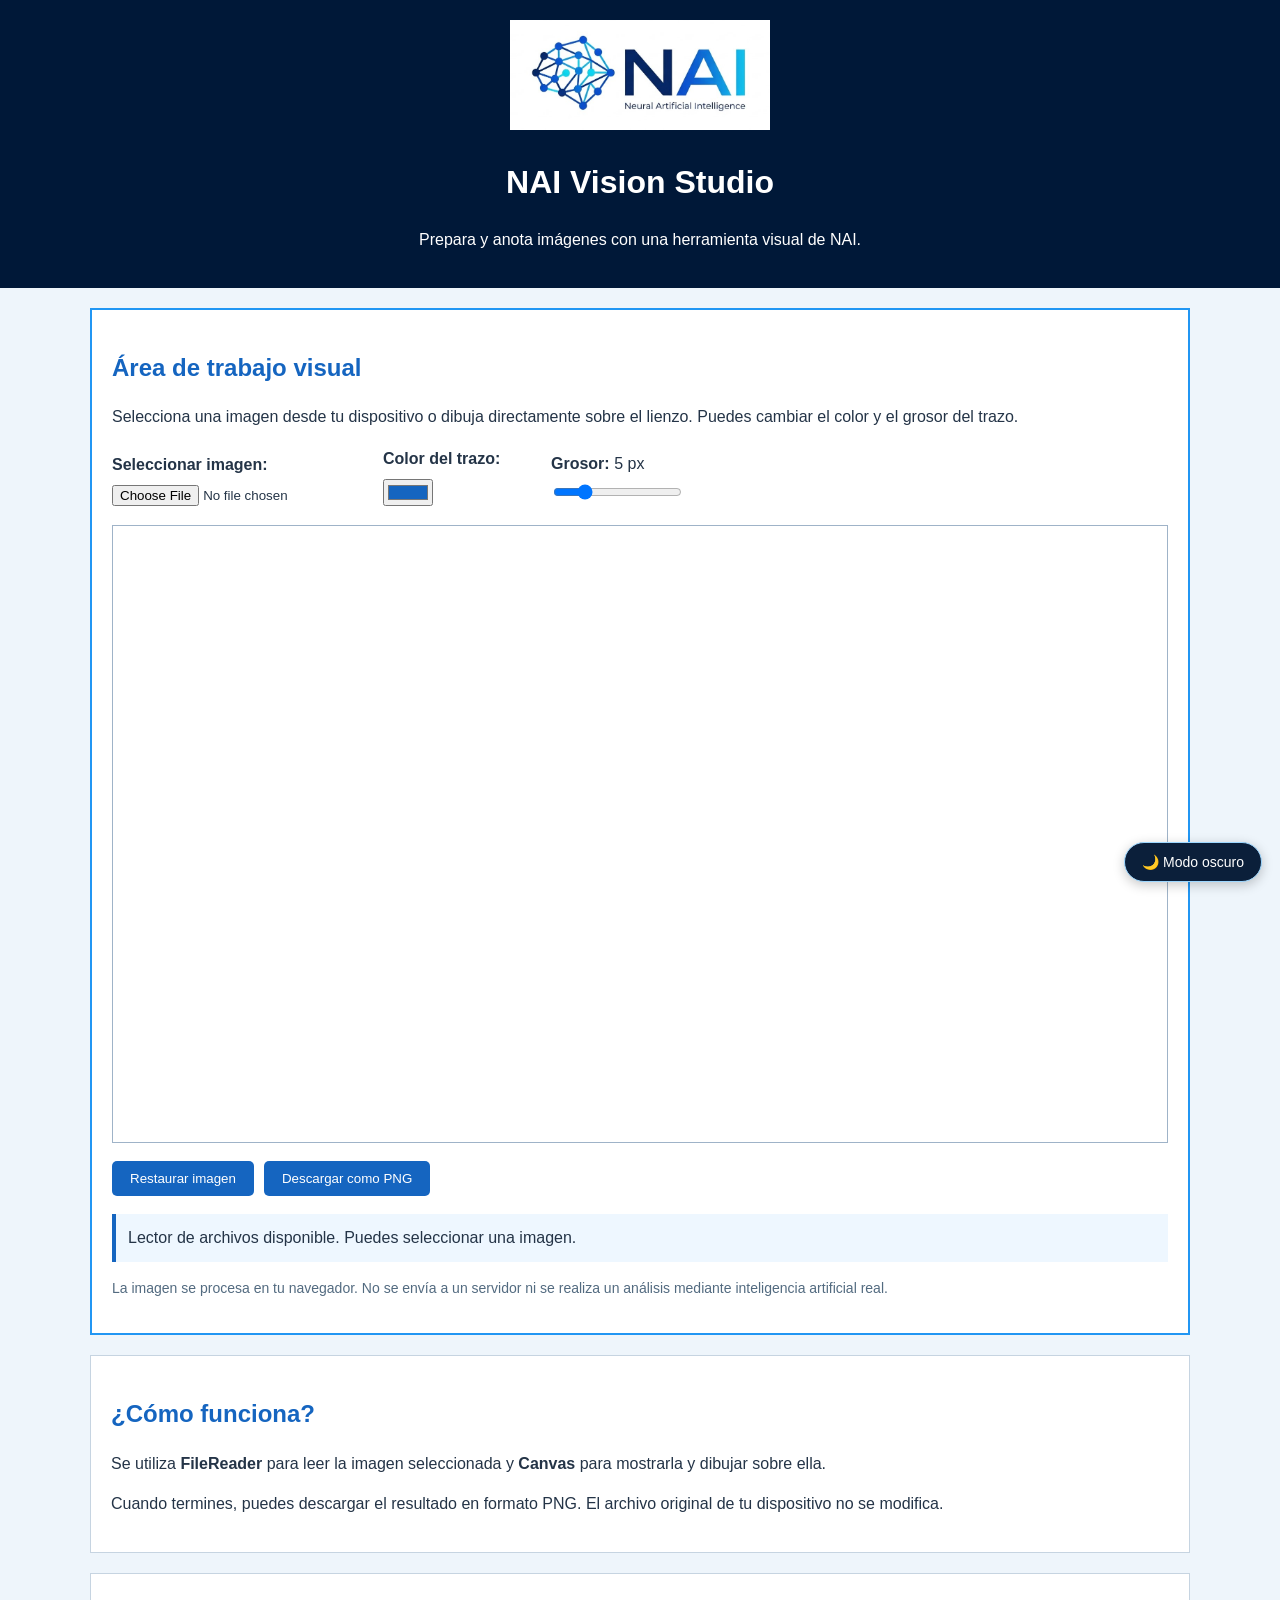
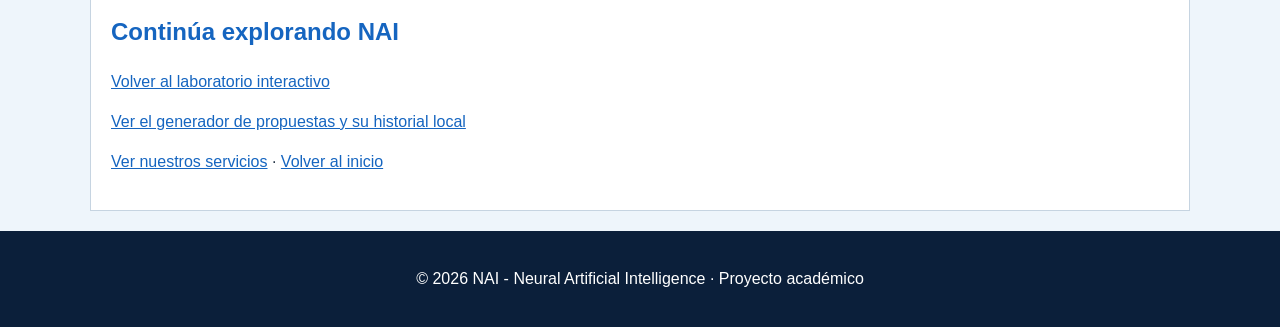
<file: NAI_website_vfinal/paginas/vision.html>
<!DOCTYPE html>
<html lang="es">
<head>
    <meta charset="UTF-8">
    <meta name="viewport" content="width=device-width, initial-scale=1.0">
    <meta name="description" content="NAI Vision Studio: herramienta educativa para cargar, anotar y guardar imágenes localmente.">
    <title>NAI Vision Studio | NAI</title>
    <link rel="stylesheet" href="../estilos.css">
</head>
<body>
    <button id="botonTema" class="boton-tema" type="button" aria-pressed="false" title="Cambiar entre modo claro y oscuro">🌙 Modo oscuro</button>

    <header>
        <a href="../index.html">
            <img class="logo" src="../imagenes/NAI_logo.jpg" alt="NAI - Inicio">
        </a>
        <h1>NAI Vision Studio</h1>
        <p>Prepara y anota imágenes con una herramienta visual de NAI.</p>
    </header>

    <main>
        <section class="bloque destacado">
            <h2>Área de trabajo visual</h2>
            <p>Selecciona una imagen desde tu dispositivo o dibuja directamente sobre el lienzo. Puedes cambiar el color y el grosor del trazo.</p>

            <div class="vision-controles">
                <div>
                    <label for="imagenEntrada"><strong>Seleccionar imagen:</strong></label><br>
                    <input type="file" id="imagenEntrada" accept="image/*">
                </div>
                <div>
                    <label for="colorTrazo"><strong>Color del trazo:</strong></label><br>
                    <input type="color" id="colorTrazo" value="#1565c0">
                </div>
                <div>
                    <label for="grosorTrazo"><strong>Grosor:</strong> <span id="valorGrosor">5</span> px</label><br>
                    <input type="range" id="grosorTrazo" min="1" max="20" value="5">
                </div>
            </div>

            <div class="vision-lienzo">
                <canvas id="canvasVision" width="900" height="520">
                    Tu navegador no es compatible con el elemento canvas.
                </canvas>
            </div>

            <div class="botones-lab">
                <button type="button" id="restaurarLienzo">Restaurar imagen</button>
                <button type="button" id="guardarImagen">Descargar como PNG</button>
            </div>
            <p id="estadoVision" class="nota-lab" aria-live="polite">El lienzo está listo. Puedes dibujar o seleccionar una imagen.</p>
            <p class="aclaracion-lab">La imagen se procesa en tu navegador. No se envía a un servidor ni se realiza un análisis mediante inteligencia artificial real.</p>
        </section>

        <section class="bloque">
            <h2>¿Cómo funciona?</h2>
            <p>Se utiliza <strong>FileReader</strong> para leer la imagen seleccionada y <strong>Canvas</strong> para mostrarla y dibujar sobre ella.</p>
            <p>Cuando termines, puedes descargar el resultado en formato PNG. El archivo original de tu dispositivo no se modifica.</p>
        </section>

        <section class="bloque">
            <h2>Continúa explorando NAI</h2>
            <p><a href="laboratorio.html">Volver al laboratorio interactivo</a></p>
            <p><a href="propuestas.html">Ver el generador de propuestas y su historial local</a></p>
            <p><a href="servicios.html">Ver nuestros servicios</a> · <a href="../index.html">Volver al inicio</a></p>
        </section>
    </main>

    <footer class="pie">
        <p>© 2026 NAI - Neural Artificial Intelligence · Proyecto académico</p>
    </footer>

    <script src="../js/vision.js"></script>

    <script src="../js/tema.js"></script>
</body>
</html>
</file>
<file: NAI_website_vfinal/estilos.css>
/* NAI - estilos de CSS */
body {
    font-family: Arial, Verdana, sans-serif;
    background-color: #eef5fb;
    color: #243447;
    margin: 0;
    line-height: 1.5;
}

header {
    background-color: #001838;
    color: white;
    text-align: center;
    padding: 20px;
}

.logo {
    width: 260px;
    height: auto;
}

.eslogan {
    font-size: 18px;
}

.presentacion {
    background-color: #5dd1ff;
    padding: 15px;
    margin: 20px auto;
    max-width: 900px;
}

.video {
    width: 90%;
    max-width: 848px;
    height: auto;
}

.chatbot-contenedor {
    display: flex;
    align-items: center;
}

.chatbot-contenedor img {
    width: 340px;
}

main {
    width: 90%;
    max-width: 1100px;
    margin: 20px auto;
}

.bloque {
    background-color: white;
    border: 1px solid #c6d4e1;
    padding: 20px;
    margin-bottom: 20px;
}

.destacado {
    border: 2px solid #2196f3;
}

h2 {
    color: #1565c0;
}

h3 {
    color: #0b1f3a;
}

a {
    color: #1565c0;
}

.cita {
    background-color: #eef7ff;
    border-left: 4px solid #2196f3;
    padding: 10px;
}

.tabla {
    width: 100%;
    border-collapse: collapse;
}

.tabla th {
    background-color: #1565c0;
    color: white;
}

.tabla th,
.tabla td {
    border: 1px solid #9fb3c8;
    padding: 8px;
}

.mapa-iframe {
    width: 100%;
    max-width: 850px;
}

form {
    background-color: #f7fbff;
    padding: 15px;
}

fieldset {
    border: 1px solid #c6d4e1;
    margin-bottom: 15px;
}

legend {
    color: #1565c0;
    font-weight: bold;
}

input,
select,
textarea,
button {
    font-family: Arial, Verdana, sans-serif;
}

button {
    background-color: #1565c0;
    color: white;
    border: 0;
    padding: 10px 18px;
}

.pie {
    background-color: #0b1f3a;
    color: white;
    text-align: center;
    padding: 20px;
}

.pie a {
    color: #9dd7ff;
}

/* Laboratorio del capítulo 2: reglas sencillas que mantienen el estilo NAI */
.botones-lab { display: flex; gap: 10px; flex-wrap: wrap; margin: 18px 0; }
.botones-lab button { cursor: pointer; border-radius: 5px; }
.botones-lab button:hover { background-color: #0b1f3a; }
.nota-lab { background-color: #eef7ff; padding: 12px; border-left: 4px solid #1565c0; }
code { background-color: #eef5fb; padding: 2px 5px; }

/* Laboratorio NAI: panel y elementos interactivos sencillos */
.laboratorio-panel { display: flex; gap: 20px; flex-wrap: wrap; margin-top: 20px; }
.laboratorio-panel > div { flex: 1; min-width: 230px; padding: 16px; background: #f3f9ff; border: 1px solid #d1e5f8; }
.laboratorio-panel h3 { margin-top: 0; }
.laboratorio-panel select { display: block; width: 100%; padding: 10px; margin: 10px 0; }
.numero-lab { color: #1565c0; font-size: 32px; font-weight: bold; margin: 8px 0; }
.numero-lab small { color: #536b80; font-size: 14px; font-weight: normal; }
.resumen-lab progress { width: 100%; height: 16px; accent-color: #1565c0; }
.botones-lab button:disabled { background-color: #9baebf; cursor: not-allowed; }
.aclaracion-lab { color: #536b80; font-size: 14px; }

/* Capítulo 3: generador de propuestas NAI */
.propuesta-formulario { display: flex; flex-wrap: wrap; gap: 16px; margin: 18px 0; }
.propuesta-formulario > div { flex: 1; min-width: 190px; }
.propuesta-formulario label { display: block; font-weight: bold; margin-bottom: 7px; color: #0b1f3a; }
.propuesta-formulario input,
.propuesta-formulario select { width: 100%; box-sizing: border-box; padding: 10px; border: 1px solid #9fb3c8; border-radius: 4px; background: white; }
.propuesta-resumen { background: #f3f9ff; border: 1px solid #d1e5f8; padding: 14px 18px; margin: 16px 0; }
.propuesta-resumen p { margin: 8px 0; }
.propuesta-resumen span { color: #1565c0; }
.botones-lab button:disabled { background-color: #9baebf; cursor: not-allowed; }


/* Capítulo 14: NAI Vision Studio con Canvas y carga de imágenes */
.vision-controles { display: flex; flex-wrap: wrap; align-items: end; gap: 18px; margin: 18px 0; }
.vision-controles > div { min-width: 150px; }
.vision-controles input[type="file"] { max-width: 260px; margin-top: 8px; }
.vision-controles input[type="color"],
.vision-controles input[type="range"] { margin-top: 8px; }
.vision-lienzo { background: #ffffff; border: 1px solid #9fb3c8; padding: 8px; overflow: auto; }
#canvasVision { display: block; width: 100%; height: auto; background: #ffffff; touch-action: none; }
.historial-lista { list-style: none; padding: 0; margin: 14px 0; }
.historial-lista li { background: #f3f9ff; border-left: 4px solid #1565c0; border: 1px solid #d1e5f8; padding: 12px; margin-bottom: 10px; overflow-wrap: anywhere; }
.historial-lista p { margin: 6px 0 0; color: #536b80; }


/* Botón común para cambiar el tema en todas las páginas de NAI */
.boton-tema {
    position: fixed;
    right: 18px;
    bottom: 18px;
    z-index: 1000;
    border: 1px solid #9dd7ff;
    border-radius: 24px;
    padding: 11px 17px;
    background-color: #0b1f3a;
    color: white;
    font-size: 14px;
    cursor: pointer;
    box-shadow: 0 3px 12px rgba(0, 0, 0, 0.22);
}

.boton-tema:hover {
    background-color: #1565c0;
}

/* Colores para el modo oscuro */
body.tema-oscuro {
    background-color: #101b2b;
    color: #e7eef7;
}

body.tema-oscuro .bloque {
    background-color: #17283d;
    border-color: #344b64;
}

body.tema-oscuro .presentacion {
    background-color: #123b5a;
    color: #f2f8ff;
}

body.tema-oscuro h2 {
    color: #78c2ff;
}

body.tema-oscuro h3,
body.tema-oscuro .propuesta-formulario label {
    color: #c5e3ff;
}

body.tema-oscuro a {
    color: #82caff;
}

body.tema-oscuro .cita,
body.tema-oscuro .nota-lab,
body.tema-oscuro code {
    background-color: #203a55;
    color: #e7eef7;
}

body.tema-oscuro form,
body.tema-oscuro .laboratorio-panel > div,
body.tema-oscuro .propuesta-resumen,
body.tema-oscuro .historial-lista li {
    background-color: #1c3048;
    border-color: #3a5875;
    color: #e7eef7;
}

body.tema-oscuro .historial-lista p,
body.tema-oscuro .aclaracion-lab,
body.tema-oscuro .numero-lab small {
    color: #b8c9dc;
}

body.tema-oscuro .propuesta-formulario input,
body.tema-oscuro .propuesta-formulario select,
body.tema-oscuro input,
body.tema-oscuro select,
body.tema-oscuro textarea {
    background-color: #102238;
    color: #f0f6ff;
    border-color: #54718e;
}

body.tema-oscuro fieldset {
    border-color: #54718e;
}

body.tema-oscuro legend {
    color: #82caff;
}

body.tema-oscuro .tabla td {
    background-color: #17283d;
    color: #e7eef7;
    border-color: #49627b;
}

body.tema-oscuro .vision-lienzo {
    background-color: #203a55;
    border-color: #54718e;
}

body.tema-oscuro .boton-tema {
    background-color: #d9efff;
    color: #0b1f3a;
    border-color: #ffffff;
}

body.tema-oscuro .boton-tema:hover {
    background-color: #ffffff;
}

@media (max-width: 600px) {
    .boton-tema {
        right: 12px;
        bottom: 12px;
        padding: 10px 14px;
    }
}
</file>
